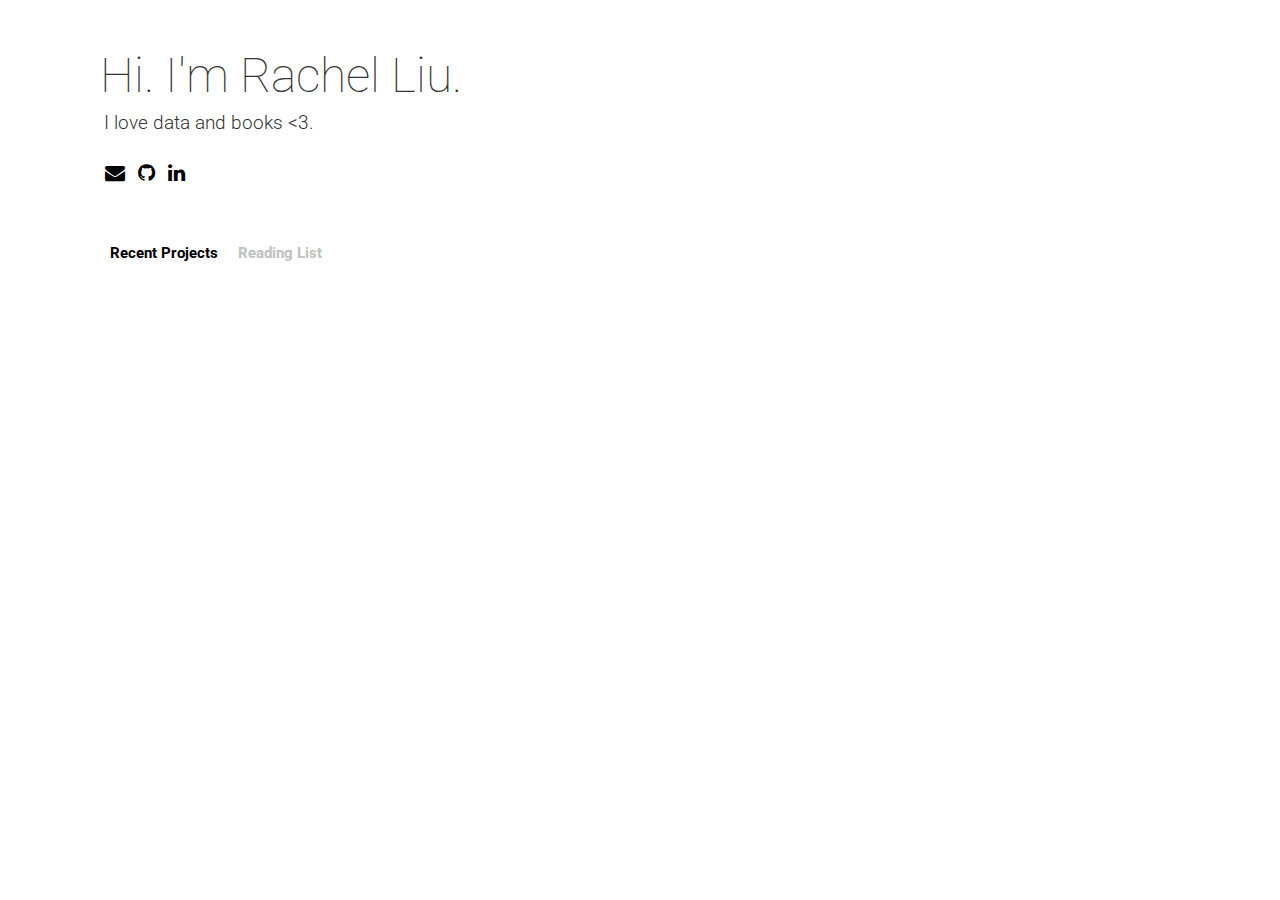
<file: index.html>
<!DOCTYPE html PUBLIC "-//W3C//DTD HTML 4.01 Transitional//EN"
   "http://www.w3.org/TR/html4/loose.dtd">

<html lang="en">
<head>
  <title>Rachel Liu</title>
  <meta name="viewport" content="width=device-width">
  <script src="https://d3js.org/d3.v4.min.js"></script>
  <link rel="stylesheet" href="//fonts.googleapis.com/css?family=Roboto:100,300,400,600,700&amp;lang=en" />
  <link rel="stylesheet" href="https://cdnjs.cloudflare.com/ajax/libs/font-awesome/4.7.0/css/font-awesome.min.css">
  <link rel="stylesheet" href="https://maxcdn.bootstrapcdn.com/bootstrap/3.3.7/css/bootstrap.min.css">
  <script src="https://ajax.googleapis.com/ajax/libs/jquery/3.3.1/jquery.min.js"></script>
  <script src="https://maxcdn.bootstrapcdn.com/bootstrap/3.3.7/js/bootstrap.min.js"></script>
  <link rel="stylesheet" type="text/css" href="css/style.css">
</head>

<body>
  <div id="page">
    <div class="top-section">
      <h1 class="header">Hi. I'm Rachel Liu.</h1>
      <p class="readin"> I love data and books <3. </p> 
      <ul class="soc">
        <a href="mailto:rachelliu219@gmail.com" class="fa fa-envelope"></a>
        <a href="https://github.com/rachelrliu" class="fa fa-github" target="_blank"></a>
        <a href="https://www.linkedin.com/in/rachel219/" class="fa fa-linkedin" target="_blank"></a>
      </ul>
    </div>

    <div class='top-navigation'>
      <a href="index.html" class = 'active'>Recent Projects</a>
      <a href="readinglist.html">Reading List</a>
    </div>
    
    <div class ="work-list clearfix">
    </div>
    <script type="text/javascript">
    	d3.tsv("assets/projects.tsv",function(projects) {
    	  window.projects = projects;
    	  var container = d3.select(".work-list");

    	  var thumbnail = container.selectAll(".work-thumb-container")
    	      .data(projects)
    	      .enter().append("div")
    	      .classed("work-thumb-container",true)

    	  var link = thumbnail.append("a")
    	      .classed("work-link",true)
    	      .attr("href",function(d) { return d.url; });

    	  link.append("img")
    	      .attr("src",function(d) { return "assets/images/" + d.imgUrl + ".jpg"; })
    	      .classed("work-thumbnail-image", true);

    	  thumbnail.append("a")
    	      .classed("work-label",true)
    	      .text(function(d) { return d.shortHed; });
    	});

    </script>
  </div>
</body>
</html>
</file>
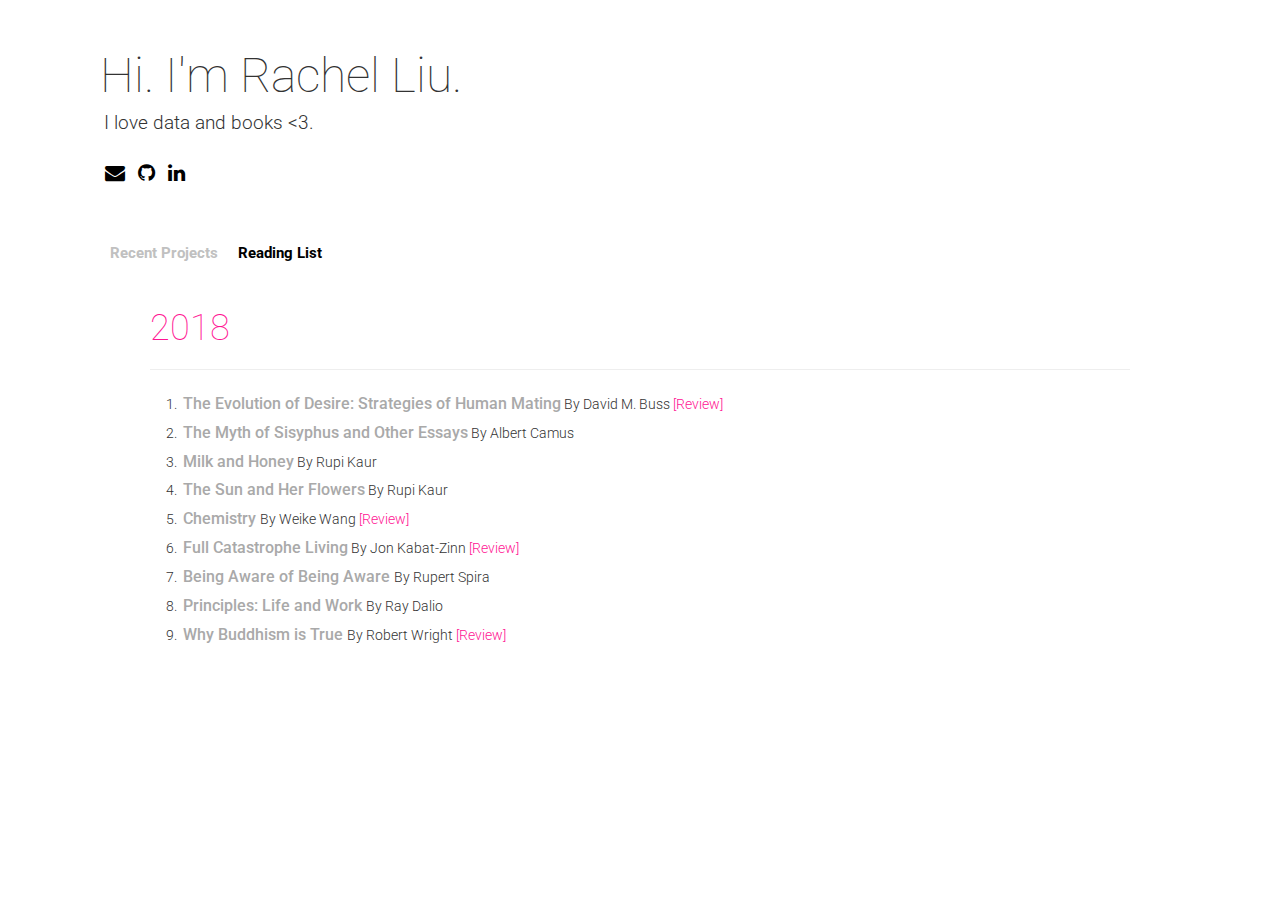
<file: readinglist.html>
<!DOCTYPE html PUBLIC "-//W3C//DTD HTML 4.01 Transitional//EN"
   "http://www.w3.org/TR/html4/loose.dtd">

<html lang="en">
<head>
  <title>Rachel Liu</title>
  <meta name="viewport" content="width=device-width">
  <script src="https://d3js.org/d3.v4.min.js"></script>
  <link rel="stylesheet" href="//fonts.googleapis.com/css?family=Roboto:100,300,400,600,700&amp;lang=en" />
  <link rel="stylesheet" href="https://cdnjs.cloudflare.com/ajax/libs/font-awesome/4.7.0/css/font-awesome.min.css">
  <link rel="stylesheet" href="https://maxcdn.bootstrapcdn.com/bootstrap/3.3.7/css/bootstrap.min.css">
  <script src="https://ajax.googleapis.com/ajax/libs/jquery/3.3.1/jquery.min.js"></script>
  <script src="https://maxcdn.bootstrapcdn.com/bootstrap/3.3.7/js/bootstrap.min.js"></script>
  <link rel="stylesheet" type="text/css" href="css/style.css">
</head>

<body>
  <div id="page">
    <div class="top-section">
      <h1 class="header">Hi. I'm Rachel Liu.</h1>
      <p class="readin"> I love data and books <3. </p> 
      <ul class="soc">
        <a href="mailto:rachelliu219@gmail.com" class="fa fa-envelope" target="_blank"></a>
        <a href="https://github.com/rachelrliu" class="fa fa-github" target="_blank"></a>
        <a href="https://www.linkedin.com/in/rachel219/" class="fa fa-linkedin" target="_blank"></a>
      </ul>
    </div>

    <div class='top-navigation'>
      <a href="index.html">Recent Projects</a>
      <a href="readinglist.html" class = 'active'>Reading List</a>
    </div>
    
    <div class ="reading-list-section">
      <div class = "year2018">
        <h2 class = "year">2018</h2>
        <hr>
        <ol class = "book-list">
          <li class ="book-item"><a href="https://www.amazon.com/Evolution-Desire-Strategies-Human-Mating/dp/0465097766/ref=sr_1_1?s=books&ie=UTF8&qid=1519286901&sr=1-1&keywords=the+evolution+of+desire" target="_blank">The Evolution of Desire: Strategies of Human Mating</a> By David M. Buss <span class = 'review-tooltip' data-toggle="tooltip" data-placement="right" title="Tour de force!  This book removes the veil from the mechanisms of romance and provides a clear explanation of some of life's most confusing aspects. Dr. Buss does an amazing job uncovering the root of conflict and misunderstanding between the sexes in modern society: The evolution of desire is just significantly slower than the development of civil society. Although a new system has been established, our ancient mating strategy largely remains the same. Male are pre-progammed to want sex with young, beautiful child-bearing females; while females are pre-programmed to want mature, dependable males with resources in committed relationships. However, with the growth of productivity and the rise of feminism, our instincts are unfitted in, or sometimes even contradict against our current ideoogy. We now have to fumble toward a (culturally defined) 'fulfilled relationship' with outdated instincts which have been tailored for survival in the ancient age, resulting in dissonance, confusion and frustration. I can see 'Feminists' hate this book, and I can certainly see why. But Dr. Buss, after spelling out the ugly truth of mating evolution, still believes that diverse mating strategies can be developed and defined by our own. It somehow reminds me of the Junichi Watanabe’s philosophy - 'See the ugly truth as it is, accept it or defy it, but still love it.'">[Review]</span></li> 
          <li class ="book-item"><a href="https://www.amazon.com/Myth-Sisyphus-Other-Essays/dp/0679733736" target="_blank">The Myth of Sisyphus and Other Essays</a> By Albert Camus </li>
          <li class ="book-item"><a href="https://www.amazon.com/Milk-Honey-Rupi-Kaur/dp/144947425X" target="_blank">Milk and Honey</a> By Rupi Kaur</li>
          <li class ="book-item"><a href="https://www.amazon.com/Sun-Her-Flowers-Rupi-Kaur/dp/1449486797" >The Sun and Her Flowers</a> By Rupi Kaur</li>
          <li class ="book-item"><a href="https://www.amazon.com/Chemistry-novel-Weike-Wang-ebook/dp/B01M0KOP1P/ref=sr_1_2?ie=UTF8&qid=1526972941&sr=8-2&keywords=Chemisty" target="_blank"> Chemistry </a> By Weike Wang <span class = 'review-tooltip' data-toggle="tooltip" data-placement="right" title="A heartbreak warpped in science and humor. Relatable.">[Review]</span></li>
          <li class ="book-item"><a href="https://www.amazon.com/Full-Catastrophe-Living-Revised-Illness/dp/0345536932/ref=sr_1_1?ie=UTF8&qid=1526973574&sr=8-1&keywords=full+catastrophe+living+by+john+kabat-zinn" target="_blank">Full Catastrophe Living</a> By Jon Kabat-Zinn <span class = 'review-tooltip' data-toggle="tooltip" data-placement="right" title="Just, No.The subject interests me, but the redundancy drives me crazy. The author rambled on and on for 700+ pages to deliver an idea which could have been summed up in less than 70 pages.">[Review]</span></li>
          <li class ="book-item"><a href="https://www.amazon.com/Being-Aware-Essence-Meditation/dp/1626259968/ref=sr_1_2?ie=UTF8&qid=1526974288&sr=8-2&keywords=being+aware+of+being+aware" target="_blank"> Being Aware of Being Aware </a> By Rupert Spira </li>
          <li class ="book-item"><a href="https://www.amazon.com/Principles-Life-Work-Ray-Dalio/dp/1501124021/ref=sr_1_1_sspa?ie=UTF8&qid=1527922410&sr=8-1-spons&keywords=principles+ray+dalio&psc=1" target="_blank"> Principles: Life and Work </a> By Ray Dalio </li>
          <li class ="book-item"><a href="https://www.amazon.com/dp/1439195463/ref=cm_cr_ryp_prd_ttl_sol_0" target="_blank">Why Buddhism is True </a> By Robert Wright <span class = 'review-tooltip' data-toggle="tooltip" data-placement="right" title="This book is what you get when you mix knowledge of natural selection, psychology, neuroscience and elements of the Buddhist tradition. As Wright sees it, 'The Truth' of the human condition is to be found in natural selection. And he argues that this truth is uniquely addressed by 'The Way' of Buddhism, or at least naturalistic Buddhism. Naturalistic Buddhism rests on a few key ideas: the idea that people don't have an essential 'self' (no-self), the idea that dissatisfaction (dukkha) is caused by the 'hedonic treadmill' of pursuit of pleasure and avoidance of pain, and that meditation can help us to get off this treadmill. His discussion of how studies in psychology and neuroscience can show the key ideas of naturalistic Buddhism is true interests me the most. One downside for me is that this book, like other meditation books, again, offers nothing instructive about how to meditate.">[Review]</span></li>
        </ol>  
      </div>
    </div>
  </div> 

      <script>
      $(document).ready(function(){
      $('[data-toggle="tooltip"]').tooltip();   
      });
      </script> 
</body>
</html>
</file>
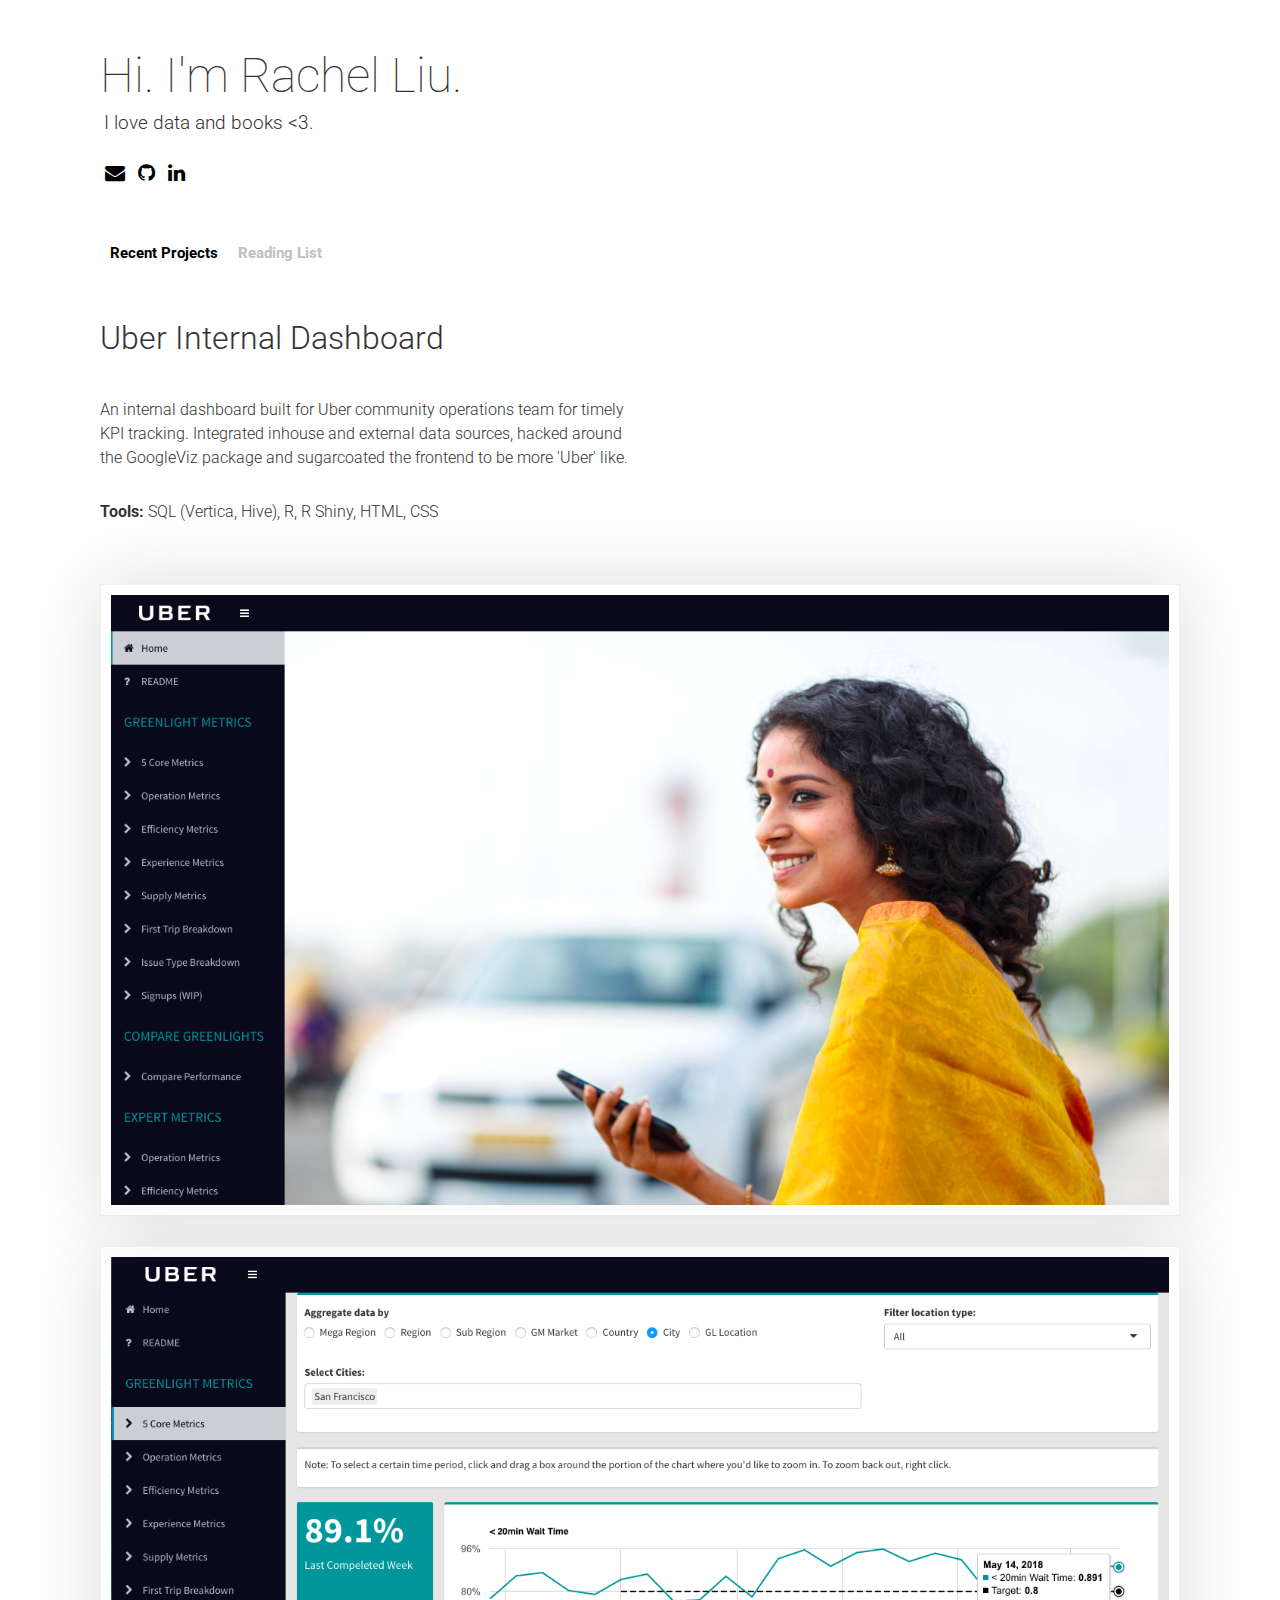
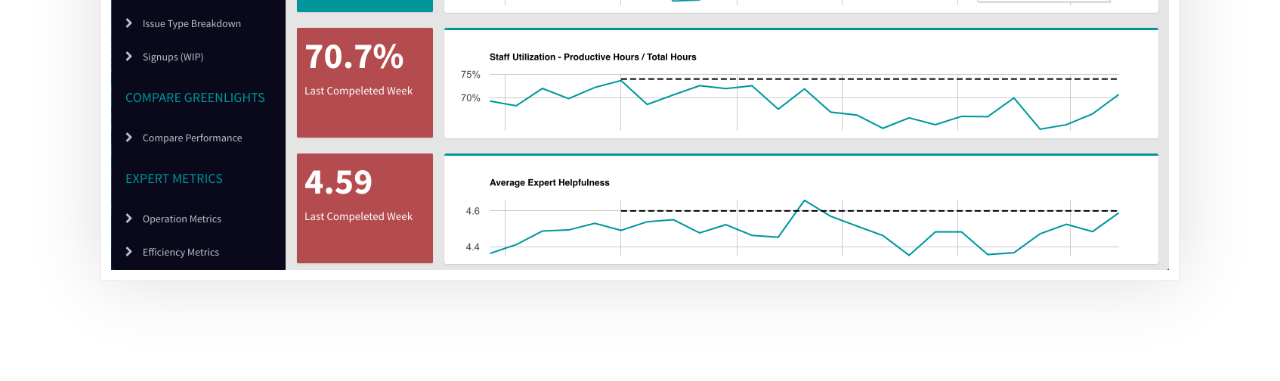
<file: pages/uberdash.html>
<!DOCTYPE html PUBLIC "-//W3C//DTD HTML 4.01 Transitional//EN"
   "http://www.w3.org/TR/html4/loose.dtd">

<html lang="en">
<head>
  <title>Rachel Liu</title>
  <meta name="viewport" content="width=device-width">
  <script src="https://d3js.org/d3.v4.min.js"></script>
  <link rel="stylesheet" href="//fonts.googleapis.com/css?family=Roboto:100,300,400,600,700&amp;lang=en" />
  <link rel="stylesheet" href="https://cdnjs.cloudflare.com/ajax/libs/font-awesome/4.7.0/css/font-awesome.min.css">
  <link rel="stylesheet" href="https://maxcdn.bootstrapcdn.com/bootstrap/3.3.7/css/bootstrap.min.css">
  <script src="https://ajax.googleapis.com/ajax/libs/jquery/3.3.1/jquery.min.js"></script>
  <script src="https://maxcdn.bootstrapcdn.com/bootstrap/3.3.7/js/bootstrap.min.js"></script>
  <link rel="stylesheet" type="text/css" href="../css/style.css">
</head>

<body>
  <div id="page">
    <div class="top-section">
      <h1 class="header">Hi. I'm Rachel Liu.</h1>
      <p class="readin"> I love data and books <3. </p> 
      <ul class="soc">
        <a href="mailto:rachelliu219@gmail.com" class="fa fa-envelope"></a>
        <a href="https://github.com/rachelrliu" class="fa fa-github" target="_blank"></a>
        <a href="https://www.linkedin.com/in/rachel219/" class="fa fa-linkedin" target="_blank"></a>
      </ul>
    </div>

    <div class='top-navigation'>
      <a href="../index.html" class = 'active'>Recent Projects</a>
      <a href="../readinglist.html">Reading List</a>
    </div>
    <div class = 'post'>
      <div class = 'post-content'>
        <h2>Uber Internal Dashboard</h2>
        <p>An internal dashboard built for Uber community operations team for timely KPI tracking. Integrated inhouse and external data sources, hacked around the GoogleViz package and sugarcoated the frontend to be more 'Uber' like.</p>
        <p><b>Tools:</b> SQL (Vertica, Hive), R, R Shiny, HTML, CSS</p>
      </div>
      <div class = 'images'>
        <img class = 'screenshot' src = '../assets/images/uberdash1.png' alt style="width: 100%">
        <img class = 'screenshot' src = '../assets/images/uberdash2.png' alt style="width: 100%">
      </div>
      
      
    </div>  
  </div>
</body>
</html>
</file>
<file: css/style.css>
* {
  margin: 0;
  padding: 0;
}

#page {
  width: 1080px;
  margin: 50px auto 100px auto;
  font-family: "Roboto",Helvetica, Sans;
}

.header {
  font-size: 48px;
  font-weight: 100;
  margin: 0 0 5px 0;
}

.wf-loading.header {
  visibility: hidden;
}

.readin {
  font-size: 19px;
  font-weight: 300;
  line-height: 30px;
  margin: 0 0 20px 4px;
}

.wf-loading.readin {
  visibility:hidden;
}

.soc {
  margin:0 0 30px 0;
}

.fa {
  padding: 5px;
  font-size: 20px;
  text-align: center;
  text-decoration: none;
  color: black;
}

.fa:hover {
  opacity: 0.8;
  color: #ff1493;
}

.wf-loading.soc {
  visibility: hidden;
}

.top-navigation {
  overflow: hidden
}

.top-navigation a {
  font-size: 15px;
  font-weight: 700;
  color: #c0c0c0;
  overflow: hidden;
  float: left;
  text-align: left;
  padding: 25px 10px;
  text-decoration: none;
}

.top-navigation a:hover {
  opacity: 0.7;
  color: #FF1493;
}

.top-navigation a.active {
  color: black;
}

.work-thumb-container {
  width: 200px;
  height: 200px;
  margin: 30px;
  background-color: #F4F4F4;
  float: left;
  display: inline;
  overflow: hidden;
  position:relative;
  -moz-border-radius: 5px;
  -webkit-border-radius: 5px;
  border-radius: 5px;
  -webkit-transition: all .3s;
  -moz-transition: all .3s;
  -o-transition: all .3s;
}

.work-thumb-container:hover {
  box-shadow: 3px 3px 4px #888;
}

.work-thumb-container.first {
  margin-left:0px;
}
.work-thumb-container.last {
  margin-right:0px;
}

.work-link {
  color: black;
  font-weight: bold;
  position: absolute;
  top:0;
  left:0;
  text-decoration: none;
  padding: 3px 7px;
}

.work-label {
  position: absolute;
  top: 85%;
  background-color: white;
  background:rgba(255,255,255,.9);
  width: 100%;
  font-size: 12px;
  padding: 4px 5px;
  border-top: 1px solid #CCC;
  border-bottom: 1px solid #CCC;
  font-weight: bold;
  color: black;
  -webkit-transition: all .3s;
  -moz-transition: all .3s;
  -o-transition: all .3s;
}

.work-thumb-container:hover.work-label {
  top: 80%;
  background-color: white;
  background: rgba(255,255,255,1);
}

.work-thumbnail-image {
  -moz-border-radius:5px;
  border-radius:5px;
  width: 200px;
  position: absolute;
  left: 0px;
  top: 0px;
}

/*clearfix*/
.clearfix:after {
  content: ".";
  display: block;
  height: 0;
  clear: both;
  visibility: hidden;
}

.clearfix {
  zoom: 1;
  display: block;     /* resets display for IE/Win */
}

.recent-work-hed {
  font-family: Helvetica, Sans;;
  margin-left: 7px;
}

.reading-list-section {
  margin: 20px 50px 0 50px;
  position:relative;
}
.wf-loading.reading-list-section {
  visibility: hidden;
}
.year {
  font-size: 36px;
  font-weight: 100;
  margin: 0 0 10px 0;
  color: #ff1493;
}

.book-list{
  margin:10px 0 0 30px;
  font-weight: 300;
  display:block;
}

.book-list a {
  font-size: 16px;
  font-weight: 500;
  color: #a9a9a9;
  text-align: left;
  text-decoration: none;
}

.book-list a:hover {
  opacity: 0.7;
  color: #ff1493;
}

.book-item {
  padding: 3px;
}


.review-tooltip {
   color:#ff1493
}

.review-tooltip + .tooltip > .tooltip-inner {
  padding: 20px;
  background-color: #fff;
  color: #808080;
  -moz-box-shadow: 0 0 5px 2px rgba(0, 0, 0, 0.4);
  -webkit-box-shadow: 0 0 5px 2px rgba(0, 0, 0, 0.4);
  font-size: 15px;
  font-weight: 200;
  max-width: 400px;
  width: 400px; 
}

.review-tooltip + .tooltip.right > .tooltip-arrow { border-right-color:#a9a9a9; }

.post {
  width: 100%;
  margin: 0 auto;
}
.post .images {
  text-align: center;
  width: 100%;
  margin-top: 60px;
}

.post .images img {
    box-shadow: 0 0 70px #ddd;
    border: 1px solid #eee;
    padding: 10px;
    display: block;
    margin: 0 auto 30px;
}
.post h2 {
  margin-top: 30px;
  line-height: 1.2;
  margin-bottom: 40px;
}
.post-content{
  display: block;
  width:50%;
}

.post-content h2 {
  font-size: 32px;
  font-weight: 300;
}
.post-content p{
  font-size: 16px;
  font-weight: 300;
  line-height: 1.5;
  margin-bottom: 30px;
}

@media only screen and (min-device-width: 320px) and (max-device-width: 480px) {
  #page {
    width: 350px;
  }
  .work-thumb-container {
    width: 162px;
    margin: 4px;
  }
  .header {
    font-size: 37px;
  }
  .readin {
    font-size: 16px;
    line-height: 1.4em;
  }
}

@media only screen and (device-width: 768px) and (orientation:portrait) {
  #page {
    width: 100%;
  }
  .work-thumb-container {
    width: 170px;
  }

  .header {
    font-size: 55px;
  }
}

@media only screen and (device-width: 768px) and (orientation:landscape) {
  #page {
    width:100%;
  }
  .work-thumb-container {
    width:139px;
    margin:4px;
  }
  .header {
    font-size:45px;
  }
  .readin {
    font-size:17px;
    line-height:1.4em;
  }
  .work-label {
    font-size:10px;
  }
}

</style>
</file>
